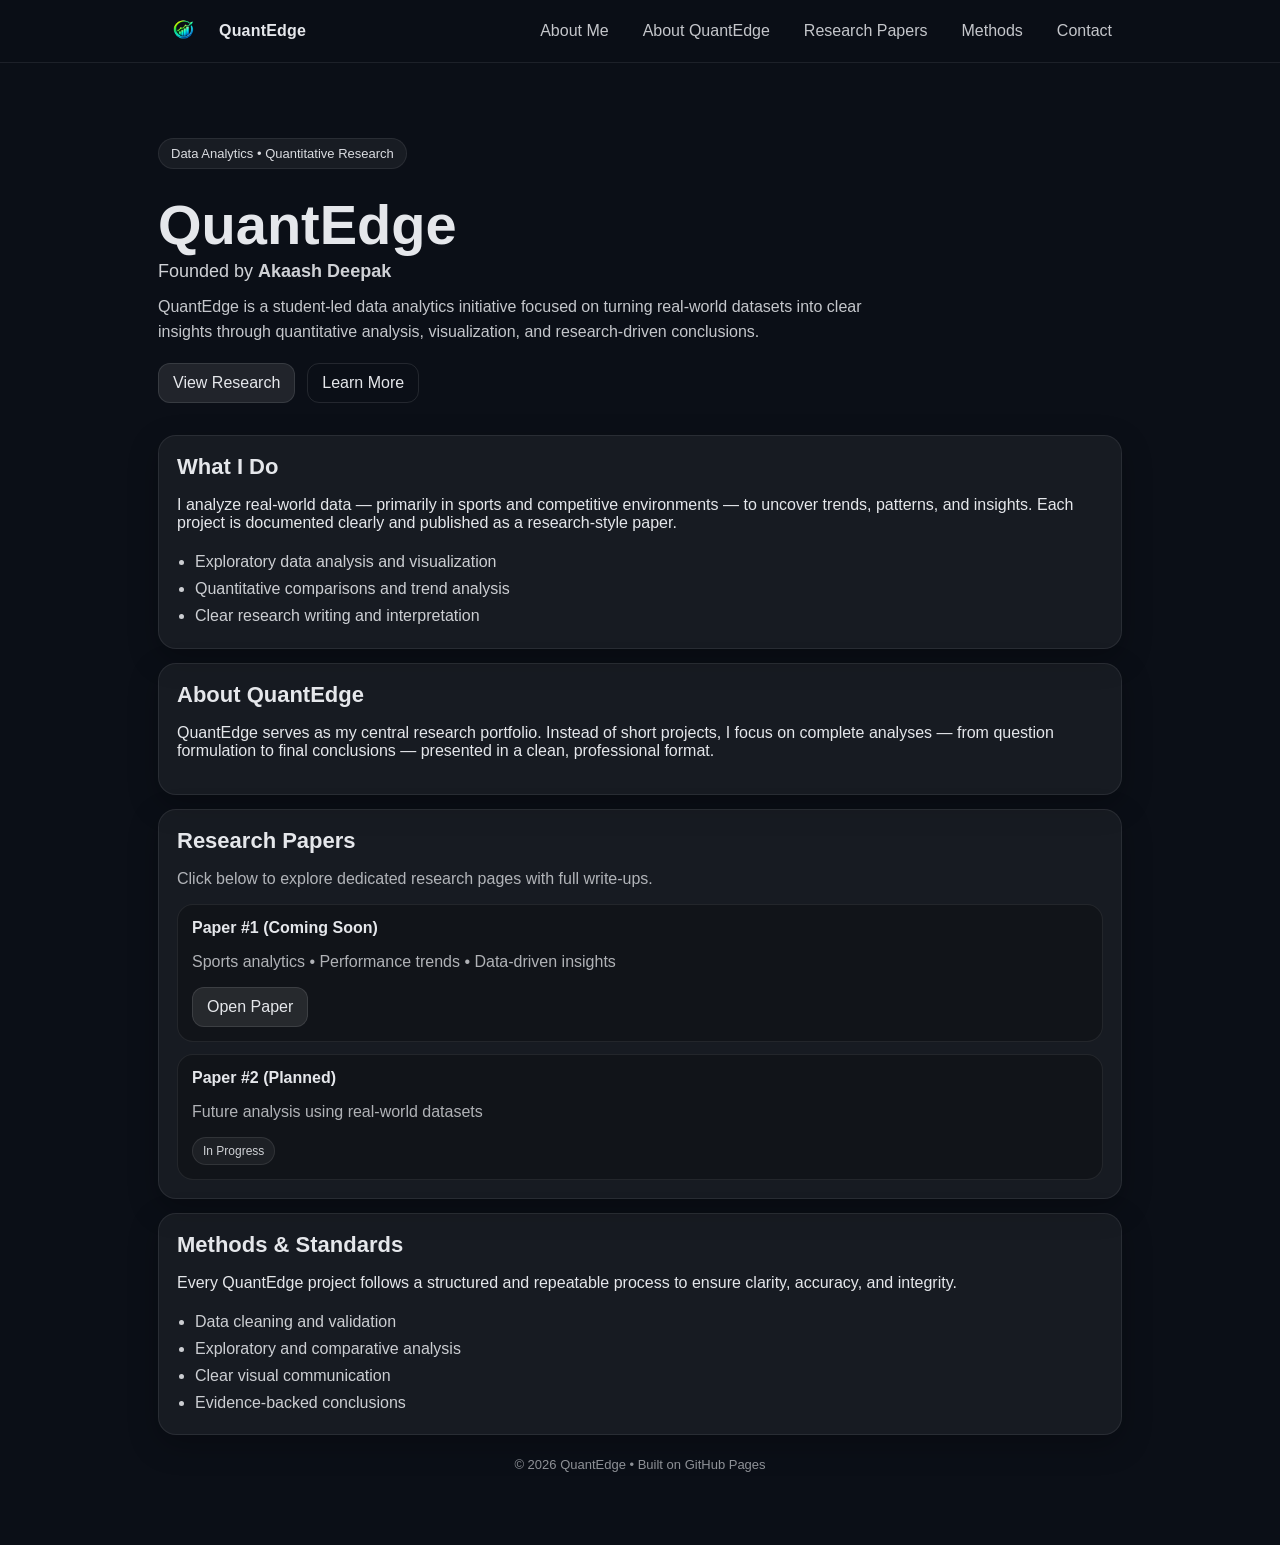
<file: index.html>
<!doctype html>
<html lang="en">
<head>
  <meta charset="UTF-8" />
  <meta name="viewport" content="width=device-width, initial-scale=1.0" />
  <title>QuantEdge</title>
  <link rel="stylesheet" href="style.css" />
</head>

<body>

  <!-- NAV BAR -->
  <header class="nav">
    <div class="nav-inner">
      <a class="brand" href="index.html">
        <img src="logo.png" alt="QuantEdge logo" class="logo-img" />
        <span class="brand-text">QuantEdge</span>
      </a>

      <nav class="links">
        <a href="about.html">About Me</a>
        <a href="quantedge.html">About QuantEdge</a>
        <a href="papers.html">Research Papers</a>
        <a href="methods.html">Methods</a>
        <a href="contact.html">Contact</a>
      </nav>
    </div>
  </header>

  <!-- HERO -->
  <main class="container">
    <section class="hero">
      <p class="badge">Data Analytics • Quantitative Research</p>
      <h1>QuantEdge</h1>
      <p class="subtitle">Founded by <strong>Akaash Deepak</strong></p>
      <p class="desc">
        QuantEdge is a student-led data analytics initiative focused on turning real-world datasets into
        clear insights through quantitative analysis, visualization, and research-driven conclusions.
      </p>

      <div class="cta">
        <a class="button" href="papers.html">View Research</a>
        <a class="button ghost" href="about.html">Learn More</a>
      </div>
    </section>

    <!-- OVERVIEW SECTIONS -->
    <section class="card">
      <h2>What I Do</h2>
      <p>
        I analyze real-world data — primarily in sports and competitive environments — to uncover trends,
        patterns, and insights. Each project is documented clearly and published as a research-style paper.
      </p>
      <ul class="bullets">
        <li>Exploratory data analysis and visualization</li>
        <li>Quantitative comparisons and trend analysis</li>
        <li>Clear research writing and interpretation</li>
      </ul>
    </section>

    <section class="card">
      <h2>About QuantEdge</h2>
      <p>
        QuantEdge serves as my central research portfolio. Instead of short projects, I focus on
        complete analyses — from question formulation to final conclusions — presented in a clean,
        professional format.
      </p>
    </section>

    <section class="card">
      <h2>Research Papers</h2>
      <p class="muted">
        Click below to explore dedicated research pages with full write-ups.
      </p>

      <div class="papers">
        <article class="paper">
          <h3>Paper #1 (Coming Soon)</h3>
          <p class="muted">Sports analytics • Performance trends • Data-driven insights</p>
          <div class="paper-actions">
            <a class="button" href="papers.html">Open Paper</a>
          </div>
        </article>

        <article class="paper">
          <h3>Paper #2 (Planned)</h3>
          <p class="muted">Future analysis using real-world datasets</p>
          <div class="paper-actions">
            <span class="pill">In Progress</span>
          </div>
        </article>
      </div>
    </section>

    <section class="card">
      <h2>Methods & Standards</h2>
      <p>
        Every QuantEdge project follows a structured and repeatable process to ensure clarity,
        accuracy, and integrity.
      </p>
      <ul class="bullets">
        <li>Data cleaning and validation</li>
        <li>Exploratory and comparative analysis</li>
        <li>Clear visual communication</li>
        <li>Evidence-backed conclusions</li>
      </ul>
    </section>

    <footer class="footer">
      <p>© <span id="year"></span> QuantEdge • Built on GitHub Pages</p>
    </footer>
  </main>

  <script>
    document.getElementById("year").textContent = new Date().getFullYear();
  </script>

</body>
</html>
</file>
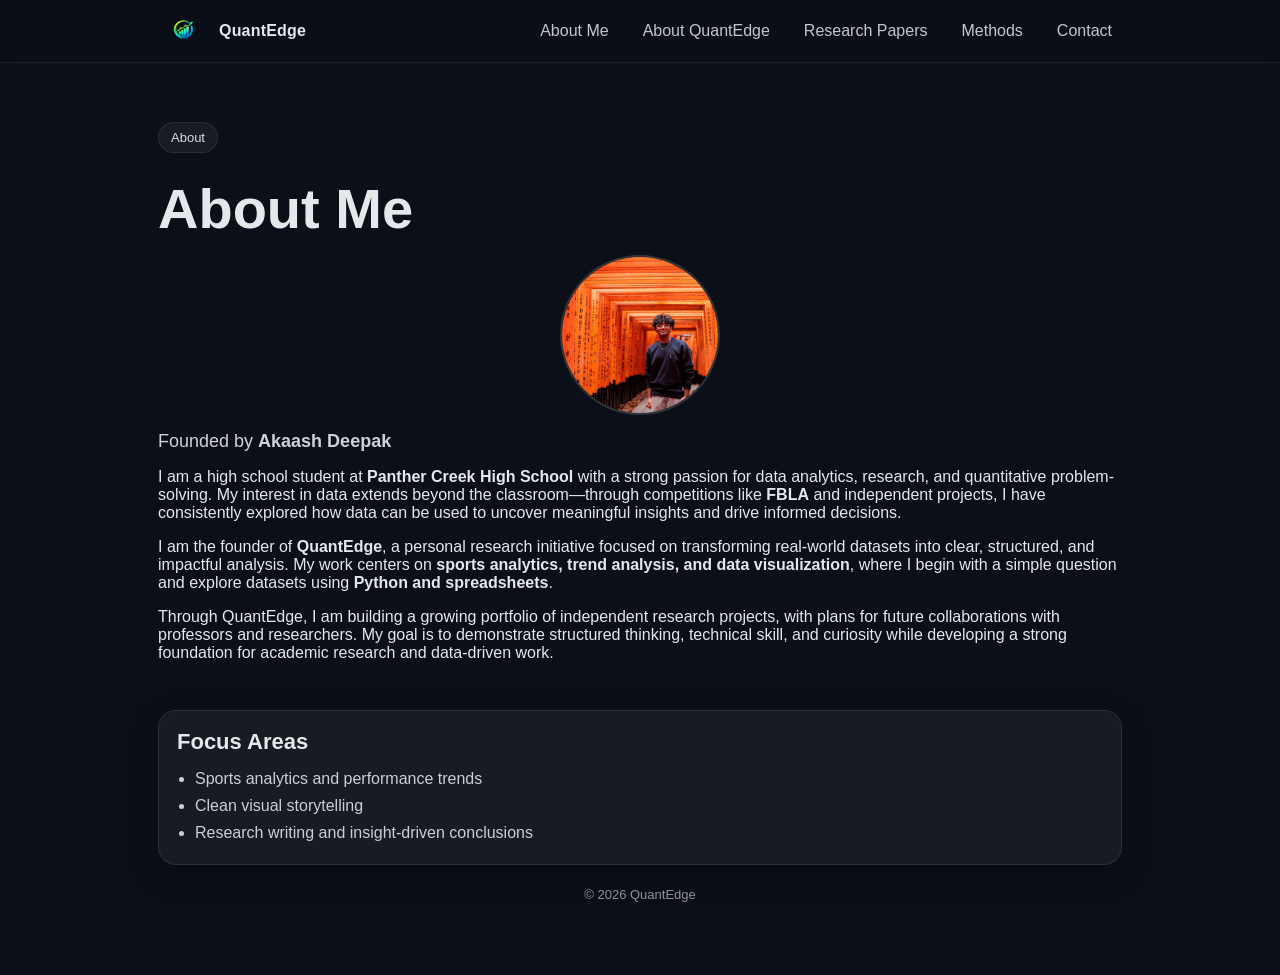
<file: about.html>
<!doctype html>
<html lang="en">
<head>
  <meta charset="UTF-8" />
  <meta name="viewport" content="width=device-width, initial-scale=1.0" />
  <title>About Me • QuantEdge</title>
  <link rel="stylesheet" href="style.css" />
</head>

<body>

<header class="nav">
  <div class="nav-inner">
    <a class="brand" href="index.html">
<img src="logo.png" alt="QuantEdge logo" class="logo-img">
      <span class="brand-text">QuantEdge</span>
    </a>

    <nav class="links">
      <a href="about.html">About Me</a>
      <a href="quantedge.html">About QuantEdge</a>
      <a href="papers.html">Research Papers</a>
      <a href="methods.html">Methods</a>
      <a href="contact.html">Contact</a>
    </nav>
  </div>
</header>

<main class="container">
  <section class="hero" style="padding-top:18px;">
    <p class="badge">About</p>
    <h1>About Me</h1>

    <!-- Profile Photo (fixed: correct path + fallback if it fails) -->
    <img
      src="profile.jpg"
      alt="Photo of Akaash Deepak"
      class="profile-photo"
      loading="lazy"
      onerror="this.style.display='none'; document.getElementById('photo-fallback').style.display='block';"
    />
    <p id="photo-fallback" class="muted" style="display:none; text-align:center; margin:10px 0 0;">
      Photo not loading — make sure the file is named <strong>profile.jpg</strong> and is in the same folder as <strong>about.html</strong>.
    </p>

   <p class="subtitle">
  Founded by <strong>Akaash Deepak</strong>
</p>

<p>
  I am a high school student at <strong>Panther Creek High School</strong> with a strong passion for data analytics, research, and quantitative problem-solving. My interest in data extends beyond the classroom—through competitions like <strong>FBLA</strong> and independent projects, I have consistently explored how data can be used to uncover meaningful insights and drive informed decisions.
</p>

<p>
  I am the founder of <strong>QuantEdge</strong>, a personal research initiative focused on transforming real-world datasets into clear, structured, and impactful analysis. My work centers on <strong>sports analytics, trend analysis, and data visualization</strong>, where I begin with a simple question and explore datasets using <strong>Python and spreadsheets</strong>.
</p>

<p>
  Through QuantEdge, I am building a growing portfolio of independent research projects, with plans for future collaborations with professors and researchers. My goal is to demonstrate structured thinking, technical skill, and curiosity while developing a strong foundation for academic research and data-driven work.
</p>
  </section>

  <section class="card">
    <h2>Focus Areas</h2>
    <ul class="bullets">
      <li>Sports analytics and performance trends</li>
      <li>Clean visual storytelling</li>
      <li>Research writing and insight-driven conclusions</li>
    </ul>
  </section>

  <footer class="footer">
    <p>© <span id="year"></span> QuantEdge</p>
  </footer>
</main>

<script>
  document.getElementById("year").textContent = new Date().getFullYear();
</script>

</body>
</html>
</file>
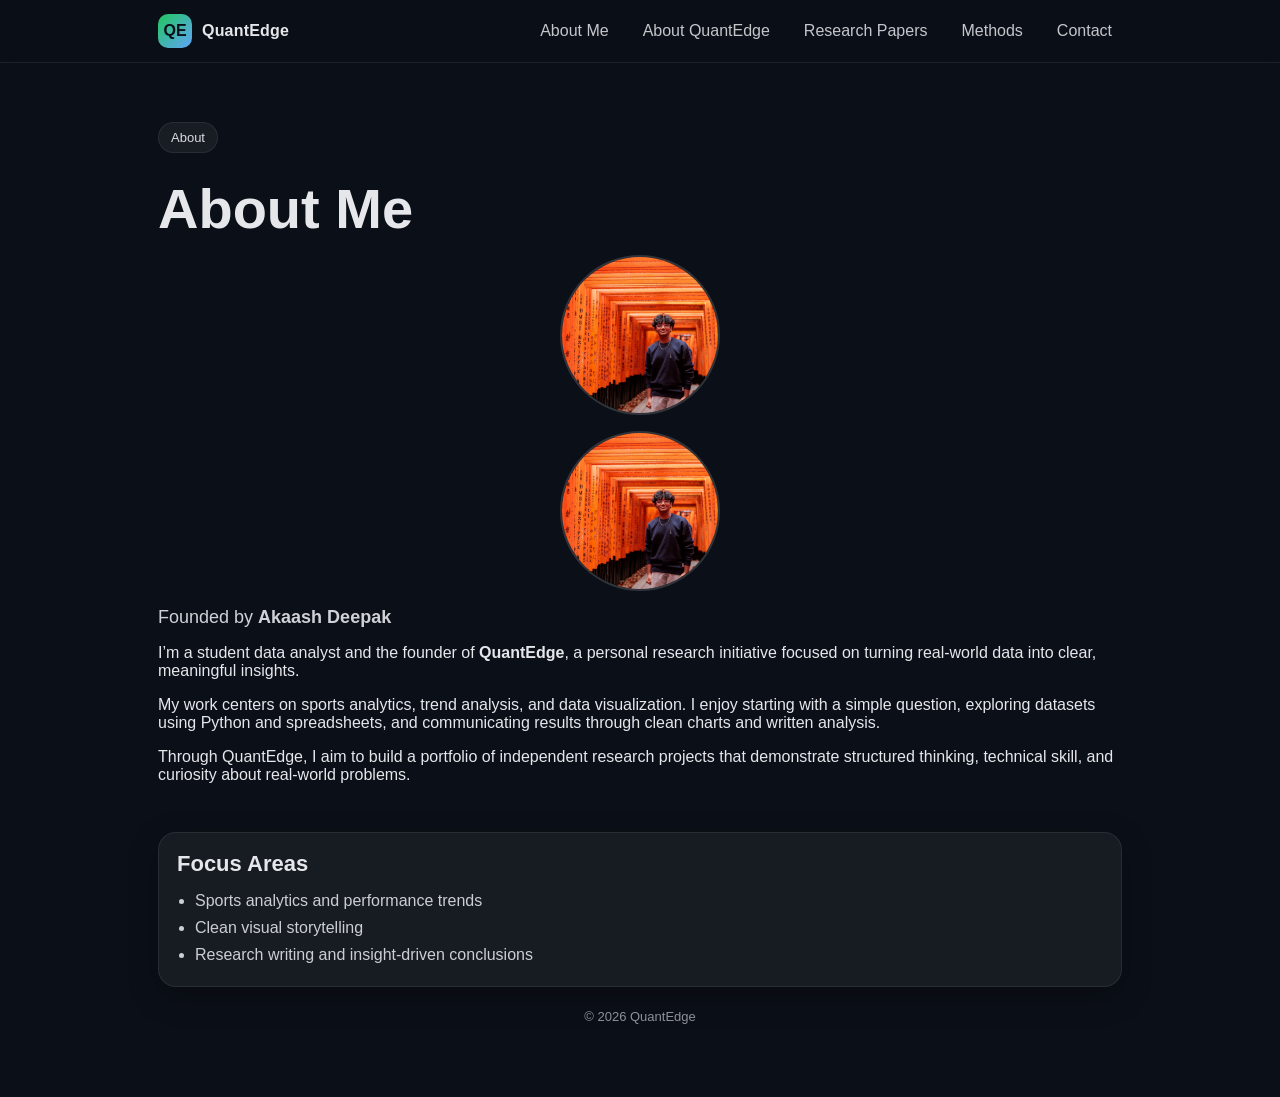
<file: Commit about.html>
<!doctype html>
<html lang="en">
<head>
  <meta charset="UTF-8">
  <title>About Me - QuantEdge</title>
  <link rel="stylesheet" href="style.css">
</head>
<body>

<header class="nav">
  <div class="nav-inner">
    <a class="brand" href="index.html">
      <span class="logo">QE</span>
      <span class="brand-text">QuantEdge</span>
    </a>

<nav class="links">
  <a href="/about.html">About Me</a>
  <a href="/quantedge.html">About QuantEdge</a>
  <a href="/papers.html">Research Papers</a>
  <a href="/methods.html">Methods</a>
  <a href="/contact.html">Contact</a>
</nav>
  </div>
</header>

<main class="container">
  <section class="hero" style="padding-top:18px;">
    <p class="badge">About</p>
    <h1>About Me</h1>
    <img 
  src="profile.jpg" 
  alt="Photo of Akaash Deepak" 
  class="profile-photo"
/>
<img src="https://akaash525.github.io/profile.jpg" alt="Photo of Akaash Deepak" class="profile-photo">
    <p class="subtitle">Founded by <strong>Akaash Deepak</strong></p>
    <p>
I’m a student data analyst and the founder of <strong>QuantEdge</strong>, a personal research initiative focused on turning real-world data into clear, meaningful insights.
</p>

<p>
My work centers on sports analytics, trend analysis, and data visualization. I enjoy starting with a simple question, exploring datasets using Python and spreadsheets, and communicating results through clean charts and written analysis.
</p>

<p>
Through QuantEdge, I aim to build a portfolio of independent research projects that demonstrate structured thinking, technical skill, and curiosity about real-world problems.
</p>
  </section>

  <section class="card">
    <h2>Focus Areas</h2>
    <ul class="bullets">
      <li>Sports analytics and performance trends</li>
      <li>Clean visual storytelling</li>
      <li>Research writing and insight-driven conclusions</li>
    </ul>
  </section>

  <footer class="footer">
    <p>© <span id="year"></span> QuantEdge</p>
  </footer>
</main>

<script>
  document.getElementById("year").textContent = new Date().getFullYear();
</script>
</body>
</html>
</file>
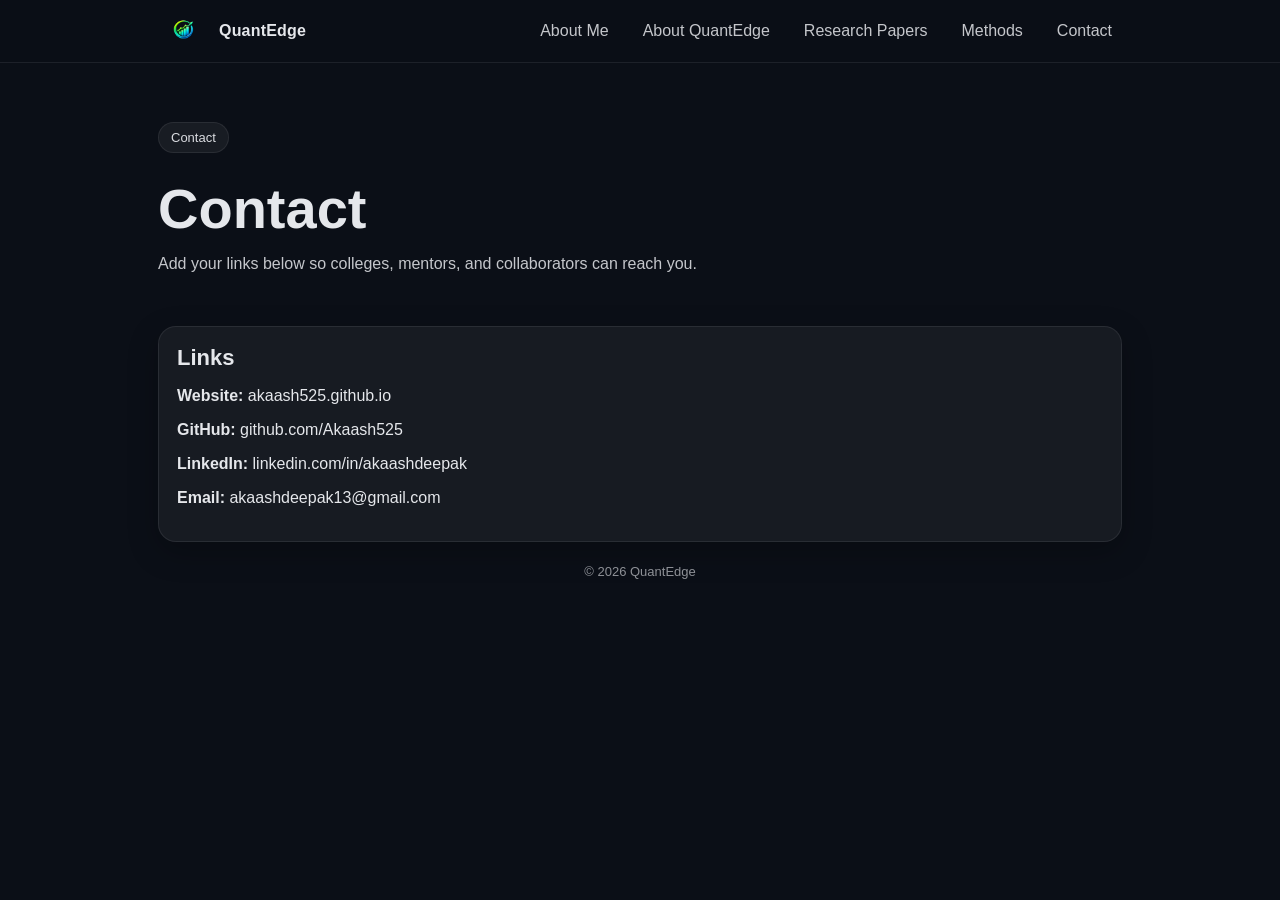
<file: contact.html>
<!doctype html>
<html lang="en">
<head>
  <meta charset="UTF-8" />
  <meta name="viewport" content="width=device-width, initial-scale=1.0" />
  <title>Contact • QuantEdge</title>
  <link rel="stylesheet" href="style.css" />
</head>
<body>

<header class="nav">
  <div class="nav-inner">
   <a class="brand" href="index.html">
  <img src="logo.png" alt="QuantEdge Logo" class="logo-img">
  <span class="brand-text">QuantEdge</span>
</a>

   <nav class="links">
  <a href="/about.html">About Me</a>
  <a href="/quantedge.html">About QuantEdge</a>
  <a href="/papers.html">Research Papers</a>
  <a href="/methods.html">Methods</a>
  <a href="/contact.html">Contact</a>
</nav>
  </div>
</header>

<main class="container">
  <section class="hero" style="padding-top:18px;">
    <p class="badge">Contact</p>
    <h1>Contact</h1>
    <p class="desc">
      Add your links below so colleges, mentors, and collaborators can reach you.
    </p>
  </section>

  <section class="card">
    <h2>Links</h2>
   <div class="contact">
  <p><strong>Website:</strong> <a href="https://akaash525.github.io">akaash525.github.io</a></p>
  <p><strong>GitHub:</strong> <a href="https://github.com/Akaash525">github.com/Akaash525</a></p>
  <p><strong>LinkedIn:</strong> <a href="https://www.linkedin.com/in/akaashdeepak" target="_blank">linkedin.com/in/akaashdeepak</a></p>
  <p><strong>Email:</strong> <a href="mailto:akaashdeepak13@gmail.com">akaashdeepak13@gmail.com</a></p>
</div>
  </section>

  <footer class="footer">
    <p>© <span id="year"></span> QuantEdge</p>
  </footer>
</main>

<script>
  document.getElementById("year").textContent = new Date().getFullYear();
</script>
</body>
</html>
</file>
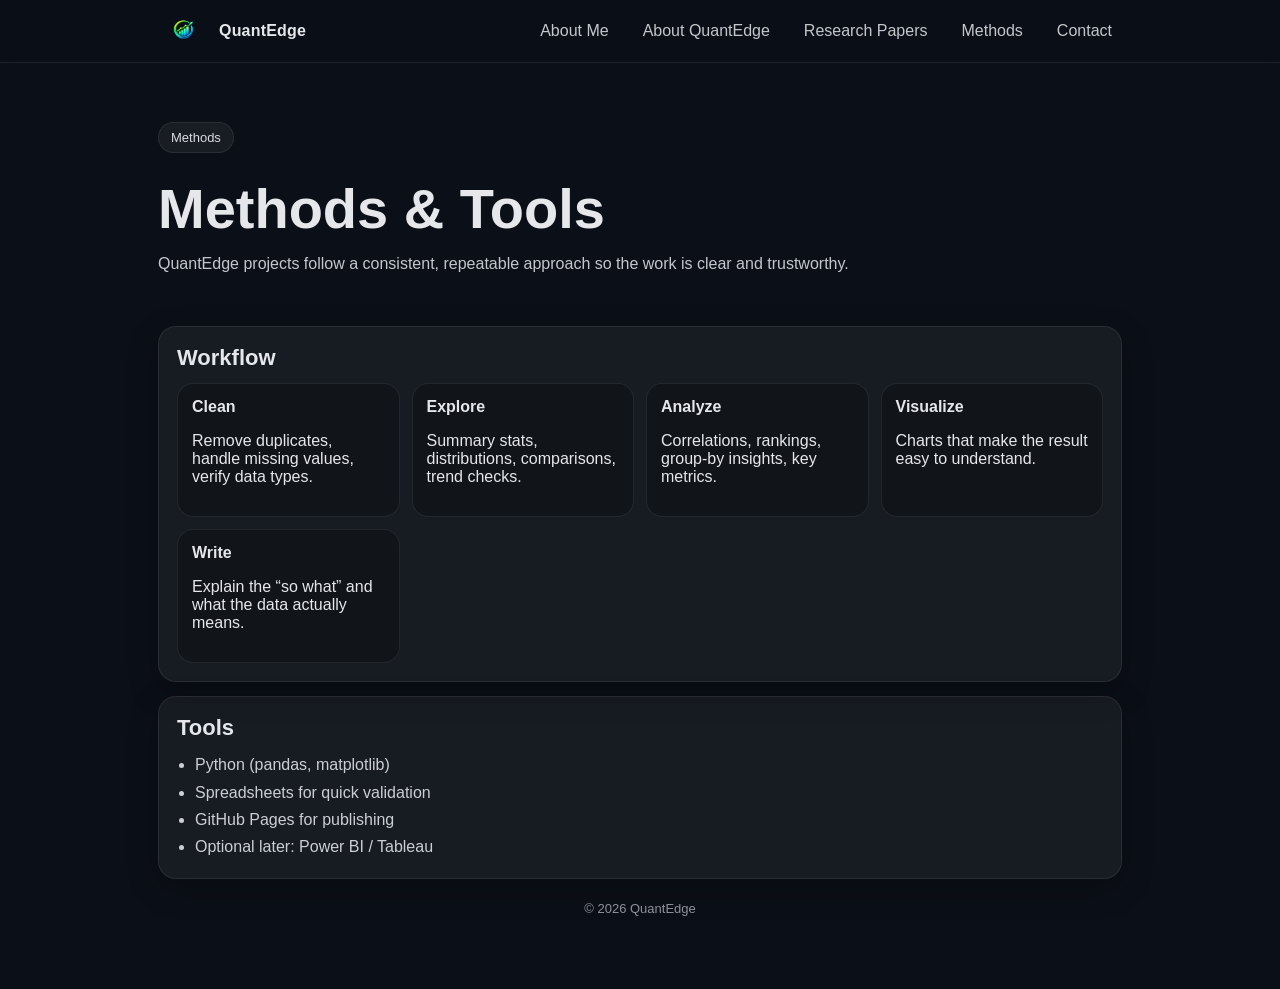
<file: methods.html>
<!doctype html>
<html lang="en">
<head>
  <meta charset="UTF-8" />
  <meta name="viewport" content="width=device-width, initial-scale=1.0" />
  <title>Methods • QuantEdge</title>
  <link rel="stylesheet" href="style.css" />
</head>
<body>

<header class="nav">
  <div class="nav-inner">
   <a class="brand" href="index.html">
  <img src="logo.png" alt="QuantEdge Logo" class="logo-img">
  <span class="brand-text">QuantEdge</span>
</a>

   <nav class="links">
  <a href="/about.html">About Me</a>
  <a href="/quantedge.html">About QuantEdge</a>
  <a href="/papers.html">Research Papers</a>
  <a href="/methods.html">Methods</a>
  <a href="/contact.html">Contact</a>
</nav>
  </div>
</header>

<main class="container">
  <section class="hero" style="padding-top:18px;">
    <p class="badge">Methods</p>
    <h1>Methods & Tools</h1>
    <p class="desc">
      QuantEdge projects follow a consistent, repeatable approach so the work is clear and trustworthy.
    </p>
  </section>

  <section class="card">
    <h2>Workflow</h2>
    <div class="grid">
      <div class="mini-card">
        <h3>Clean</h3>
        <p>Remove duplicates, handle missing values, verify data types.</p>
      </div>
      <div class="mini-card">
        <h3>Explore</h3>
        <p>Summary stats, distributions, comparisons, trend checks.</p>
      </div>
      <div class="mini-card">
        <h3>Analyze</h3>
        <p>Correlations, rankings, group-by insights, key metrics.</p>
      </div>
      <div class="mini-card">
        <h3>Visualize</h3>
        <p>Charts that make the result easy to understand.</p>
      </div>
      <div class="mini-card">
        <h3>Write</h3>
        <p>Explain the “so what” and what the data actually means.</p>
      </div>
    </div>
  </section>

  <section class="card">
    <h2>Tools</h2>
    <ul class="bullets">
      <li>Python (pandas, matplotlib)</li>
      <li>Spreadsheets for quick validation</li>
      <li>GitHub Pages for publishing</li>
      <li>Optional later: Power BI / Tableau</li>
    </ul>
  </section>

  <footer class="footer">
    <p>© <span id="year"></span> QuantEdge</p>
  </footer>
</main>

<script>
  document.getElementById("year").textContent = new Date().getFullYear();
</script>
</body>
</html>
</file>
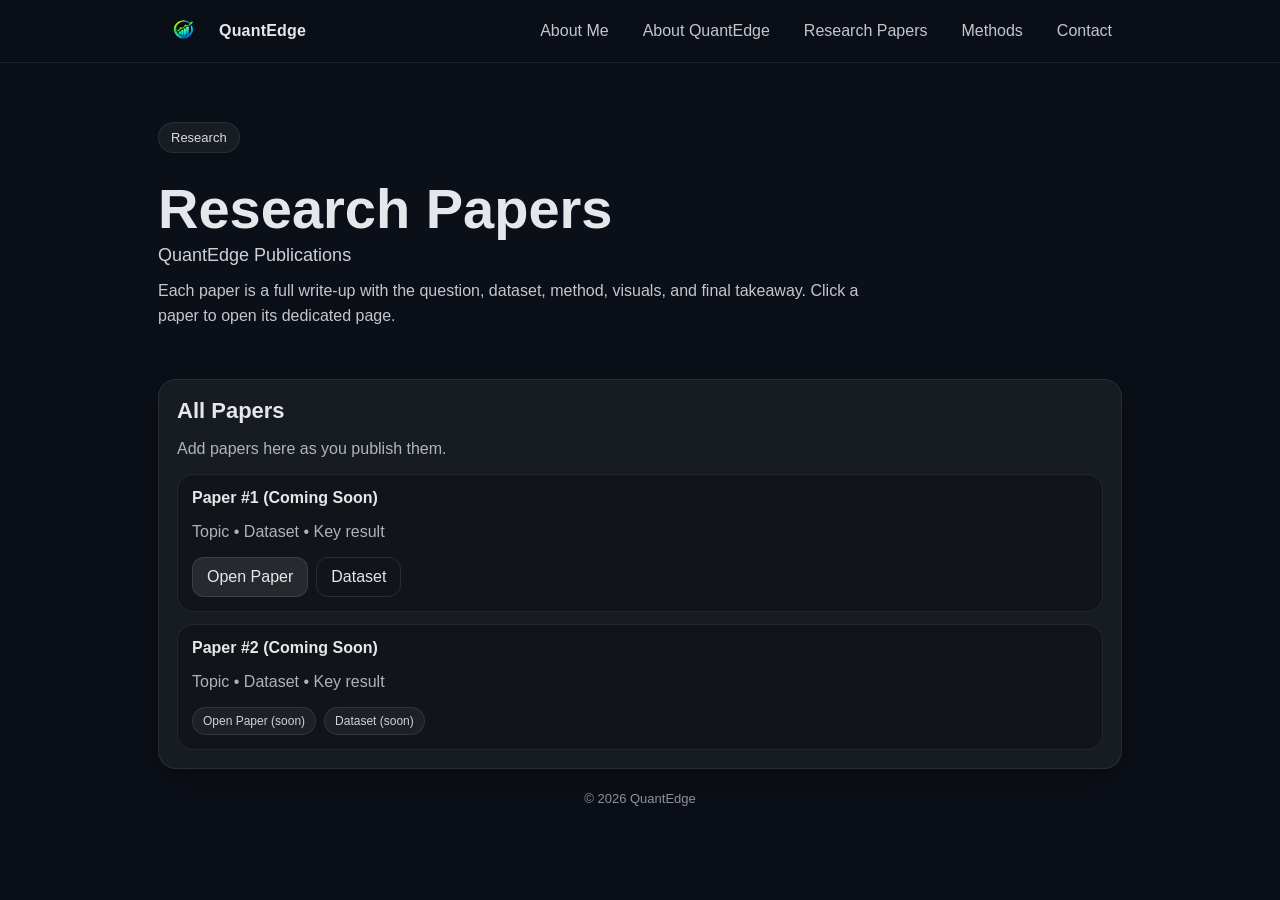
<file: papers.html>
<!doctype html>
<html lang="en">
<head>
  <meta charset="UTF-8" />
  <meta name="viewport" content="width=device-width, initial-scale=1.0" />
  <title>Research Papers • QuantEdge</title>
  <link rel="stylesheet" href="style.css" />
</head>
<body>

<header class="nav">
  <div class="nav-inner">
   <a class="brand" href="index.html">
  <img src="logo.png" alt="QuantEdge Logo" class="logo-img">
  <span class="brand-text">QuantEdge</span>
</a>

   <nav class="links">
  <a href="/about.html">About Me</a>
  <a href="/quantedge.html">About QuantEdge</a>
  <a href="/papers.html">Research Papers</a>
  <a href="/methods.html">Methods</a>
  <a href="/contact.html">Contact</a>
</nav>
  </div>
</header>

<main class="container">
  <section class="hero" style="padding-top:18px;">
    <p class="badge">Research</p>
    <h1>Research Papers</h1>
    <p class="subtitle">QuantEdge Publications</p>
    <p class="desc">
      Each paper is a full write-up with the question, dataset, method, visuals, and final takeaway.
      Click a paper to open its dedicated page.
    </p>
  </section>

  <section class="card">
    <h2>All Papers</h2>
    <p class="muted">Add papers here as you publish them.</p>

    <div class="papers">
      <article class="paper">
        <h3>Paper #1 (Coming Soon)</h3>
        <p class="muted">Topic • Dataset • Key result</p>
        <div class="paper-actions">
          <a class="button" href="papers/paper-1.html">Open Paper</a>
          <a class="button ghost" href="#">Dataset</a>
        </div>
      </article>

      <article class="paper">
        <h3>Paper #2 (Coming Soon)</h3>
        <p class="muted">Topic • Dataset • Key result</p>
        <div class="paper-actions">
          <span class="pill">Open Paper (soon)</span>
          <span class="pill">Dataset (soon)</span>
        </div>
      </article>
    </div>
  </section>

  <footer class="footer">
    <p>© <span id="year"></span> QuantEdge</p>
  </footer>
</main>

<script>
  document.getElementById("year").textContent = new Date().getFullYear();
</script>
</body>
</html>
</file>
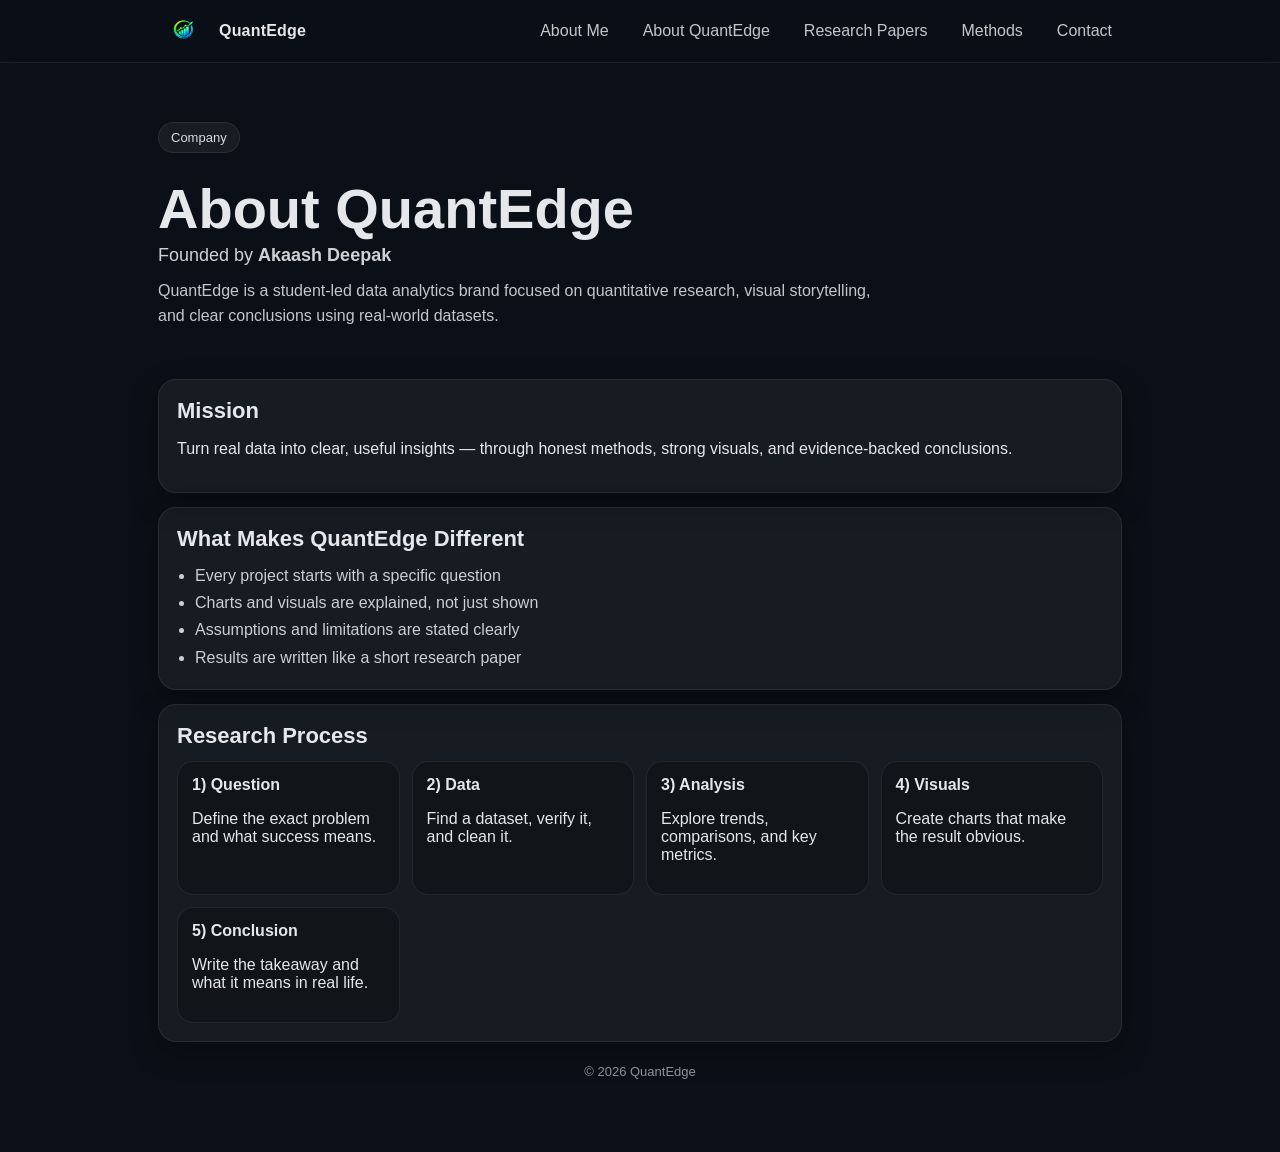
<file: quantedge.html>
<!doctype html>
<html lang="en">
<head>
  <meta charset="UTF-8" />
  <meta name="viewport" content="width=device-width, initial-scale=1.0" />
  <title>About QuantEdge • QuantEdge</title>
  <link rel="stylesheet" href="style.css" />
</head>
<body>

<header class="nav">
  <div class="nav-inner">
   <a class="brand" href="index.html">
  <img src="logo.png" alt="QuantEdge Logo" class="logo-img">
  <span class="brand-text">QuantEdge</span>
</a>

<nav class="links">
  <a href="/about.html">About Me</a>
  <a href="/quantedge.html">About QuantEdge</a>
  <a href="/papers.html">Research Papers</a>
  <a href="/methods.html">Methods</a>
  <a href="/contact.html">Contact</a>
</nav>
  </div>
</header>

<main class="container">
  <section class="hero" style="padding-top:18px;">
    <p class="badge">Company</p>
    <h1>About QuantEdge</h1>
    <p class="subtitle">Founded by <strong>Akaash Deepak</strong></p>
    <p class="desc">
      QuantEdge is a student-led data analytics brand focused on quantitative research, visual storytelling, and clear conclusions using real-world datasets.
    </p>
  </section>

  <section class="card">
    <h2>Mission</h2>
    <p>
      Turn real data into clear, useful insights — through honest methods, strong visuals, and evidence-backed conclusions.
    </p>
  </section>

  <section class="card">
    <h2>What Makes QuantEdge Different</h2>
    <ul class="bullets">
      <li>Every project starts with a specific question</li>
      <li>Charts and visuals are explained, not just shown</li>
      <li>Assumptions and limitations are stated clearly</li>
      <li>Results are written like a short research paper</li>
    </ul>
  </section>

  <section class="card">
    <h2>Research Process</h2>
    <div class="grid">
      <div class="mini-card">
        <h3>1) Question</h3>
        <p>Define the exact problem and what success means.</p>
      </div>
      <div class="mini-card">
        <h3>2) Data</h3>
        <p>Find a dataset, verify it, and clean it.</p>
      </div>
      <div class="mini-card">
        <h3>3) Analysis</h3>
        <p>Explore trends, comparisons, and key metrics.</p>
      </div>
      <div class="mini-card">
        <h3>4) Visuals</h3>
        <p>Create charts that make the result obvious.</p>
      </div>
      <div class="mini-card">
        <h3>5) Conclusion</h3>
        <p>Write the takeaway and what it means in real life.</p>
      </div>
    </div>
  </section>

  <footer class="footer">
    <p>© <span id="year"></span> QuantEdge</p>
  </footer>
</main>

<script>
  document.getElementById("year").textContent = new Date().getFullYear();
</script>
</body>
</html>
</file>
<file: style.css>
*{box-sizing:border-box}
body{
  margin:0;
  font-family: -apple-system, BlinkMacSystemFont, "Segoe UI", Roboto, Arial, sans-serif;
  background:#0b0f17;
  color:#e5e7eb;
}
a{color:inherit; text-decoration:none}
.container{max-width:1000px; margin:0 auto; padding:28px 18px 60px}

/* Nav */
.nav{
  position:sticky; top:0;
  background:rgba(11,15,23,.85);
  backdrop-filter: blur(10px);
  border-bottom:1px solid rgba(255,255,255,.08);
  z-index:20;
}
.nav-inner{
  max-width:1000px;
  margin:0 auto;
  padding:14px 18px;
  display:flex;
  align-items:center;
  justify-content:space-between;
  gap:16px;
}
.brand{display:flex; align-items:center; gap:10px}
.logo{
  width:34px; height:34px;
  display:grid; place-items:center;
  border-radius:10px;
  background:linear-gradient(135deg,#22c55e,#60a5fa);
  color:#0b0f17;
  font-weight:800;
}
.brand-text{font-weight:800; letter-spacing:.2px}
.links{display:flex; gap:14px; flex-wrap:wrap}
.links a{
  opacity:.85;
  padding:6px 10px;
  border-radius:10px;
}
.links a:hover{background:rgba(255,255,255,.06); opacity:1}

/* Hero */
.hero{padding:34px 0 18px}
.badge{
  display:inline-block;
  padding:7px 12px;
  border-radius:999px;
  background:rgba(255,255,255,.06);
  border:1px solid rgba(255,255,255,.08);
  font-size:13px;
  opacity:.95;
}
h1{font-size:56px; line-height:1.05; margin:14px 0 6px}
.subtitle{font-size:18px; opacity:.9; margin:0}
.desc{max-width:720px; opacity:.85; margin:12px 0 18px; line-height:1.6}
.cta{display:flex; gap:12px; flex-wrap:wrap}
.button{
  display:inline-block;
  padding:10px 14px;
  border-radius:12px;
  background:rgba(255,255,255,.09);
  border:1px solid rgba(255,255,255,.10);
}
.button:hover{background:rgba(255,255,255,.13)}
.button.ghost{background:transparent}

/* Cards */
.card{
  background:rgba(255,255,255,.05);
  border:1px solid rgba(255,255,255,.08);
  border-radius:18px;
  padding:18px 18px;
  margin:14px 0;
  box-shadow: 0 10px 30px rgba(0,0,0,.25);
}
h2{margin:0 0 8px; font-size:22px}
.muted{opacity:.75}
.bullets{margin:10px 0 0; padding-left:18px; opacity:.88; line-height:1.7}

/* Grids */
.grid{
  margin-top:12px;
  display:grid;
  gap:12px;
  grid-template-columns: repeat(auto-fit, minmax(220px, 1fr));
}
.mini-card{
  background:rgba(0,0,0,.25);
  border:1px solid rgba(255,255,255,.08);
  border-radius:16px;
  padding:14px;
}
.mini-card h3{margin:0 0 6px; font-size:16px}

/* Papers */
.papers{display:grid; gap:12px; margin-top:12px}
.paper{
  background:rgba(0,0,0,.25);
  border:1px solid rgba(255,255,255,.08);
  border-radius:16px;
  padding:14px;
}
.paper h3{margin:0 0 6px; font-size:16px}
.paper-actions{display:flex; gap:8px; flex-wrap:wrap; margin-top:10px}
.pill{
  font-size:12px;
  padding:6px 10px;
  border-radius:999px;
  background:rgba(255,255,255,.06);
  border:1px solid rgba(255,255,255,.10);
  opacity:.9;
}

/* Footer */
.footer{margin-top:22px; opacity:.6; font-size:13px; text-align:center}

/* Profile photo */
.profile-photo{
  width:160px;
  height:160px;
  border-radius:50%;
  object-fit:cover;
  display:block;
  margin:16px auto;
  border:2px solid rgba(255,255,255,0.15);
}
.logo-img {
  width: 34px;
  height: 34px;
  object-fit: contain;
  border-radius: 6px;
}
.logo-img {
  height: 34px;
  width: auto;
}
</file>
